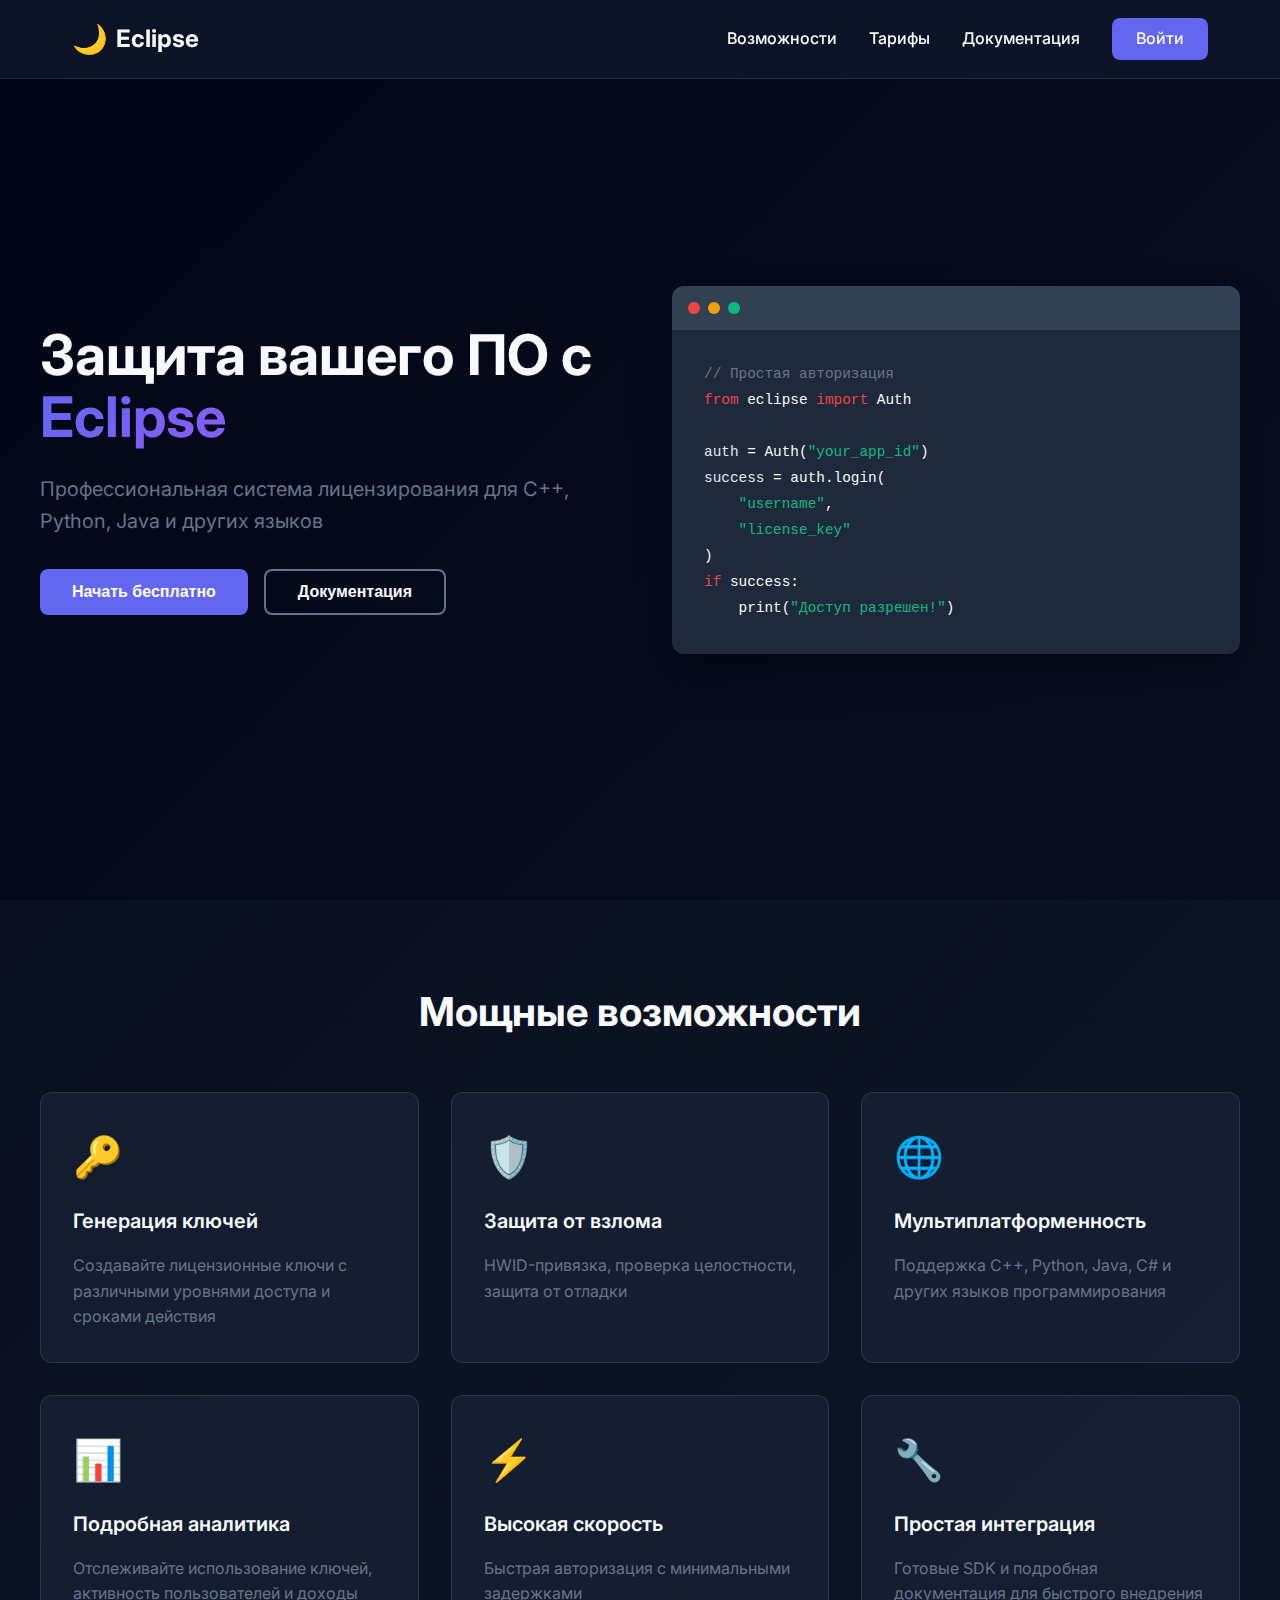
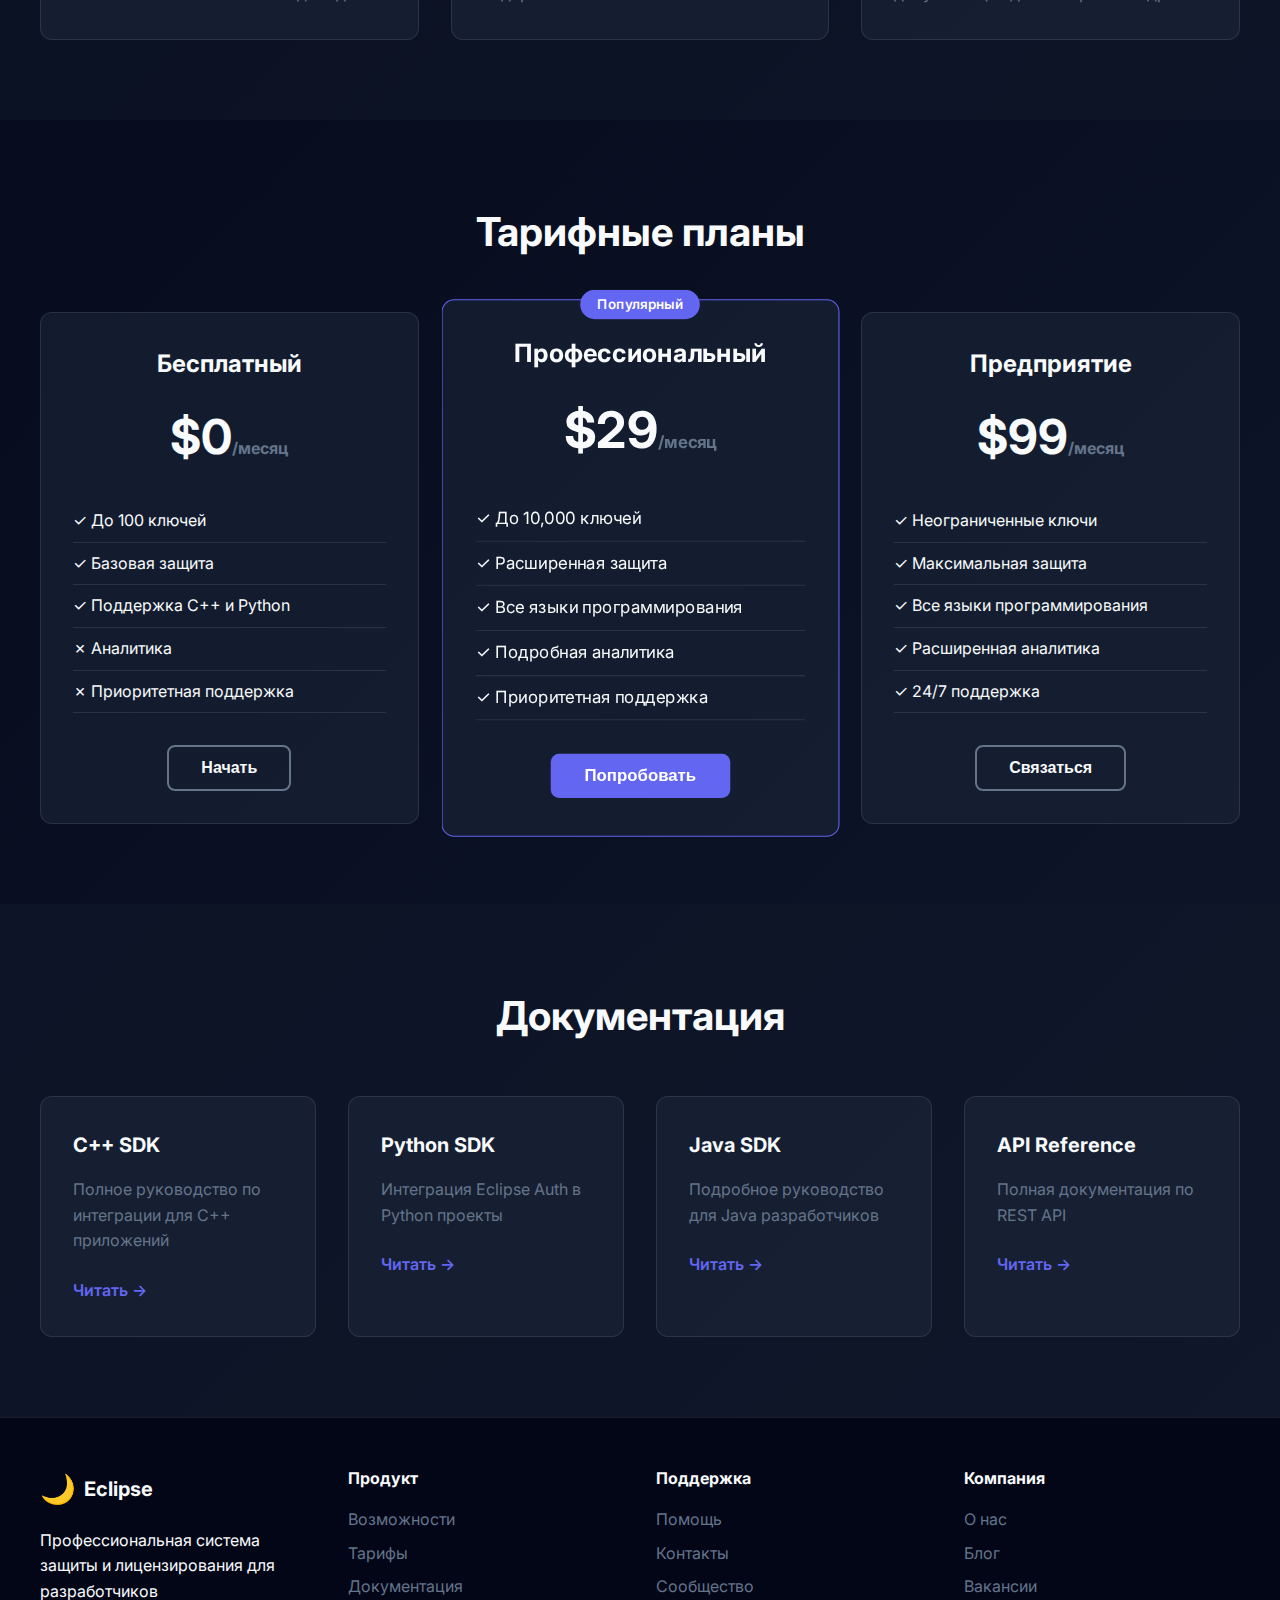
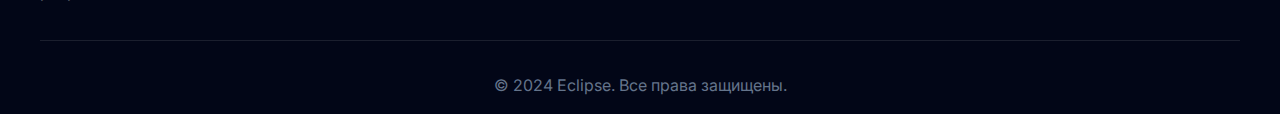
<file: public/index.html>
<!DOCTYPE html>
<html lang="ru">
<head>
    <meta charset="UTF-8">
    <meta name="viewport" content="width=device-width, initial-scale=1.0">
    <title>Eclipse - Система защиты и лицензирования</title>
    <link rel="stylesheet" href="css/style.css">
    <link href="https://fonts.googleapis.com/css2?family=Inter:wght@300;400;500;600;700&display=swap" rel="stylesheet">
</head>
<body>
    <nav class="navbar">
        <div class="nav-container">
            <div class="nav-logo">
                <span class="logo-icon">🌙</span>
                <span class="logo-text">Eclipse</span>
            </div>
            <div class="nav-links">
                <a href="#features">Возможности</a>
                <a href="#pricing">Тарифы</a>
                <a href="#docs">Документация</a>
                <a href="login.html" class="login-btn">Войти</a>
            </div>
        </div>
    </nav>

    <section class="hero">
        <div class="hero-container">
            <div class="hero-content">
                <h1 class="hero-title">Защита вашего ПО с <span class="gradient-text">Eclipse</span></h1>
                <p class="hero-subtitle">Профессиональная система лицензирования для C++, Python, Java и других языков</p>
                <div class="hero-buttons">
                    <button class="btn-primary" onclick="location.href='login.html'">Начать бесплатно</button>
                    <button class="btn-secondary">Документация</button>
                </div>
            </div>
            <div class="hero-graphic">
                <div class="code-window">
                    <div class="window-header">
                        <div class="window-dots">
                            <span></span>
                            <span></span>
                            <span></span>
                        </div>
                    </div>
                    <div class="code-content">
                        <span class="code-comment">// Простая авторизация</span><br>
                        <span class="code-keyword">from</span> eclipse <span class="code-keyword">import</span> Auth<br><br>
                        <span class="code-variable">auth</span> = Auth(<span class="code-string">"your_app_id"</span>)<br>
                        <span class="code-variable">success</span> = auth.login(<br>
                        &nbsp;&nbsp;&nbsp;&nbsp;<span class="code-string">"username"</span>,<br>
                        &nbsp;&nbsp;&nbsp;&nbsp;<span class="code-string">"license_key"</span><br>
                        )<br>
                        <span class="code-keyword">if</span> success:<br>
                        &nbsp;&nbsp;&nbsp;&nbsp;print(<span class="code-string">"Доступ разрешен!"</span>)
                    </div>
                </div>
            </div>
        </div>
    </section>

    <section id="features" class="features">
        <div class="container">
            <h2 class="section-title">Мощные возможности</h2>
            <div class="features-grid">
                <div class="feature-card">
                    <div class="feature-icon">🔑</div>
                    <h3>Генерация ключей</h3>
                    <p>Создавайте лицензионные ключи с различными уровнями доступа и сроками действия</p>
                </div>
                <div class="feature-card">
                    <div class="feature-icon">🛡️</div>
                    <h3>Защита от взлома</h3>
                    <p>HWID-привязка, проверка целостности, защита от отладки</p>
                </div>
                <div class="feature-card">
                    <div class="feature-icon">🌐</div>
                    <h3>Мультиплатформенность</h3>
                    <p>Поддержка C++, Python, Java, C# и других языков программирования</p>
                </div>
                <div class="feature-card">
                    <div class="feature-icon">📊</div>
                    <h3>Подробная аналитика</h3>
                    <p>Отслеживайте использование ключей, активность пользователей и доходы</p>
                </div>
                <div class="feature-card">
                    <div class="feature-icon">⚡</div>
                    <h3>Высокая скорость</h3>
                    <p>Быстрая авторизация с минимальными задержками</p>
                </div>
                <div class="feature-card">
                    <div class="feature-icon">🔧</div>
                    <h3>Простая интеграция</h3>
                    <p>Готовые SDK и подробная документация для быстрого внедрения</p>
                </div>
            </div>
        </div>
    </section>

    <section id="pricing" class="pricing">
        <div class="container">
            <h2 class="section-title">Тарифные планы</h2>
            <div class="pricing-grid">
                <div class="pricing-card">
                    <h3>Бесплатный</h3>
                    <div class="price">$0<span>/месяц</span></div>
                    <ul class="features-list">
                        <li>✓ До 100 ключей</li>
                        <li>✓ Базовая защита</li>
                        <li>✓ Поддержка C++ и Python</li>
                        <li>✗ Аналитика</li>
                        <li>✗ Приоритетная поддержка</li>
                    </ul>
                    <button class="btn-secondary">Начать</button>
                </div>
                <div class="pricing-card featured">
                    <div class="popular-badge">Популярный</div>
                    <h3>Профессиональный</h3>
                    <div class="price">$29<span>/месяц</span></div>
                    <ul class="features-list">
                        <li>✓ До 10,000 ключей</li>
                        <li>✓ Расширенная защита</li>
                        <li>✓ Все языки программирования</li>
                        <li>✓ Подробная аналитика</li>
                        <li>✓ Приоритетная поддержка</li>
                    </ul>
                    <button class="btn-primary">Попробовать</button>
                </div>
                <div class="pricing-card">
                    <h3>Предприятие</h3>
                    <div class="price">$99<span>/месяц</span></div>
                    <ul class="features-list">
                        <li>✓ Неограниченные ключи</li>
                        <li>✓ Максимальная защита</li>
                        <li>✓ Все языки программирования</li>
                        <li>✓ Расширенная аналитика</li>
                        <li>✓ 24/7 поддержка</li>
                    </ul>
                    <button class="btn-secondary">Связаться</button>
                </div>
            </div>
        </div>
    </section>

    <section id="docs" class="docs">
        <div class="container">
            <h2 class="section-title">Документация</h2>
            <div class="docs-grid">
                <div class="doc-card">
                    <h3>C++ SDK</h3>
                    <p>Полное руководство по интеграции для C++ приложений</p>
                    <a href="#" class="doc-link">Читать →</a>
                </div>
                <div class="doc-card">
                    <h3>Python SDK</h3>
                    <p>Интеграция Eclipse Auth в Python проекты</p>
                    <a href="#" class="doc-link">Читать →</a>
                </div>
                <div class="doc-card">
                    <h3>Java SDK</h3>
                    <p>Подробное руководство для Java разработчиков</p>
                    <a href="#" class="doc-link">Читать →</a>
                </div>
                <div class="doc-card">
                    <h3>API Reference</h3>
                    <p>Полная документация по REST API</p>
                    <a href="#" class="doc-link">Читать →</a>
                </div>
            </div>
        </div>
    </section>

    <footer class="footer">
        <div class="container">
            <div class="footer-content">
                <div class="footer-section">
                    <div class="footer-logo">
                        <span class="logo-icon">🌙</span>
                        <span class="logo-text">Eclipse</span>
                    </div>
                    <p>Профессиональная система защиты и лицензирования для разработчиков</p>
                </div>
                <div class="footer-section">
                    <h4>Продукт</h4>
                    <a href="#">Возможности</a>
                    <a href="#">Тарифы</a>
                    <a href="#">Документация</a>
                </div>
                <div class="footer-section">
                    <h4>Поддержка</h4>
                    <a href="#">Помощь</a>
                    <a href="#">Контакты</a>
                    <a href="#">Сообщество</a>
                </div>
                <div class="footer-section">
                    <h4>Компания</h4>
                    <a href="#">О нас</a>
                    <a href="#">Блог</a>
                    <a href="#">Вакансии</a>
                </div>
            </div>
            <div class="footer-bottom">
                <p>&copy; 2024 Eclipse. Все права защищены.</p>
            </div>
        </div>
    </footer>

    <script src="js/auth.js"></script>
</body>
</html>
</file>
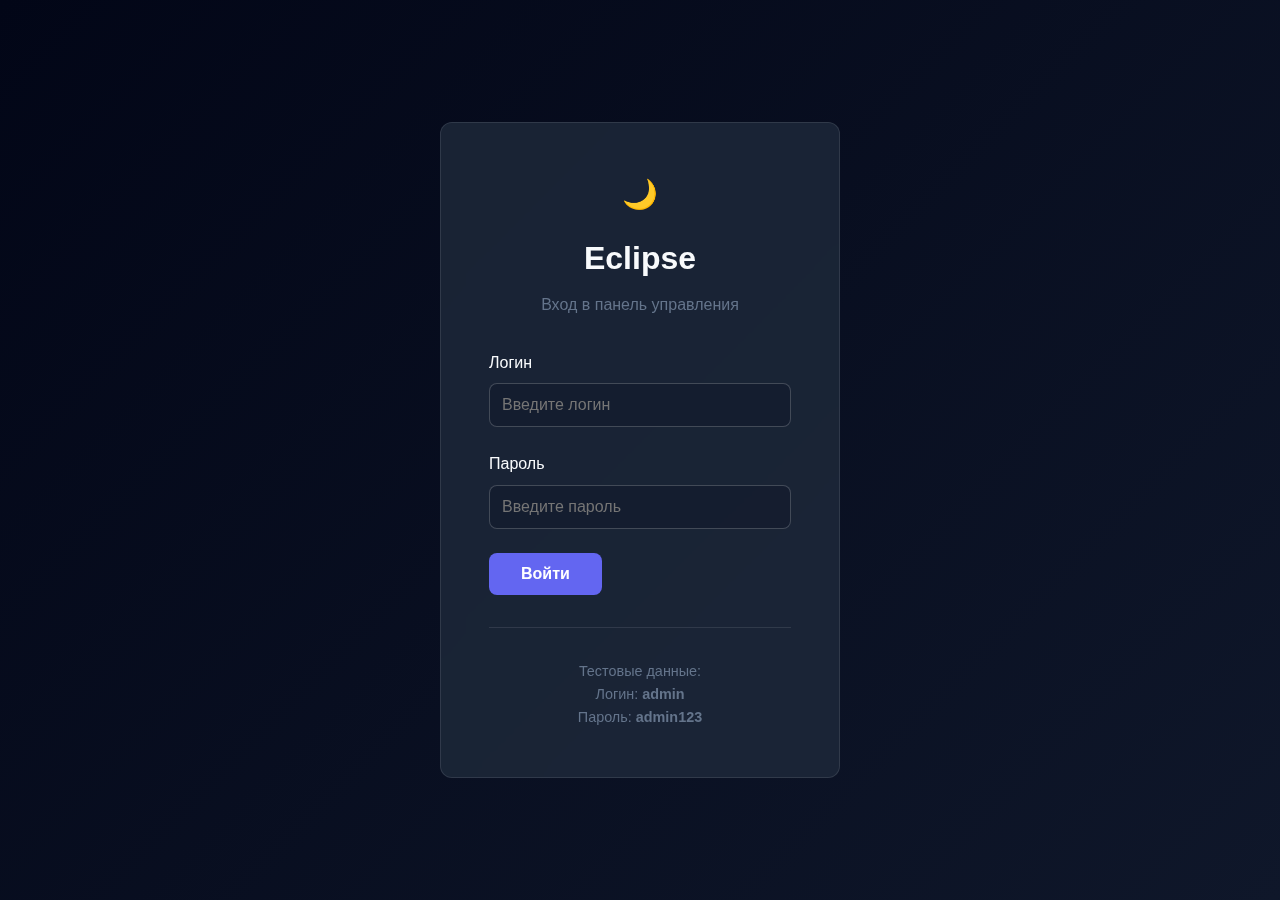
<file: public/dashboard.html>
<!DOCTYPE html>
<html lang="ru">
<head>
    <meta charset="UTF-8">
    <meta name="viewport" content="width=device-width, initial-scale=1.0">
    <title>Панель управления - Eclipse</title>
    <link rel="stylesheet" href="css/style.css">
</head>
<body>
    <nav class="navbar">
        <div class="nav-container">
            <div class="nav-logo">
                <span class="logo-icon">🌙</span>
                <span class="logo-text">Eclipse</span>
            </div>
            <div class="nav-links">
                <span>admin@example.com</span>
                <a href="#" class="login-btn">Выйти</a>
            </div>
        </div>
    </nav>

    <section class="dashboard">
        <div class="dashboard-container">
            <aside class="sidebar">
                <nav class="sidebar-nav">
                    <a href="#" class="sidebar-link active">📊 Дашборд</a>
                    <a href="#" class="sidebar-link">🔑 Ключи доступа</a>
                    <a href="#" class="sidebar-link">👥 Пользователи</a>
                    <a href="#" class="sidebar-link">⚙️ Настройки</a>
                    <a href="#" class="sidebar-link">📚 Документация</a>
                    <a href="#" class="sidebar-link">🛟 Поддержка</a>
                </nav>
            </aside>

            <main class="dashboard-main">
                <h1>Дашборд</h1>
                
                <div class="stats-grid">
                    <div class="stat-card">
                        <div class="stat-value">1</div>
                        <div class="stat-label">Активные ключи</div>
                        <span class="stat-badge">LIVE</span>
                    </div>
                    <div class="stat-card">
                        <div class="stat-value">57,530</div>
                        <div class="stat-label">Всего ключей</div>
                        <span class="stat-badge">LIVE</span>
                    </div>
                    <div class="stat-card">
                        <div class="stat-value">49,785</div>
                        <div class="stat-label">Использовано ключей</div>
                        <span class="stat-badge">LIVE</span>
                    </div>
                    <div class="stat-card">
                        <div class="stat-value">7,744</div>
                        <div class="stat-label">Онлайн пользователей</div>
                        <span class="stat-badge">LIVE</span>
                    </div>
                    <div class="stat-card">
                        <div class="stat-value">86.5%</div>
                        <div class="stat-label">Использование лицензий</div>
                        <span class="stat-badge">LIVE</span>
                    </div>
                    <div class="stat-card">
                        <div class="stat-value">7,744</div>
                        <div class="stat-label">Доступные лицензии</div>
                        <span class="stat-badge">LIVE</span>
                    </div>
                </div>

                <div class="overview-grid">
                    <div class="overview-card">
                        <div class="stat-label">Общие продажи</div>
                        <div class="overview-value">49,785</div>
                        <div class="overview-change">↑ 12%</div>
                    </div>
                    <div class="overview-card">
                        <div class="stat-label">Примерный доход</div>
                        <div class="overview-value">$246,435.75</div>
                        <div class="overview-change">↑ 8%</div>
                    </div>
                    <div class="overview-card">
                        <div class="stat-label">Конверсия</div>
                        <div class="overview-value">86.5%</div>
                        <div class="overview-change">↑ 5%</div>
                    </div>
                    <div class="overview-card">
                        <div class="stat-label">Активные пользователи</div>
                        <div class="overview-value">49,784</div>
                        <div class="overview-change">↑ 1%</div>
                    </div>
                </div>

                <section class="keys-section">
                    <div class="section-header">
                        <h2>Управление ключами</h2>
                        <button class="btn-generate" onclick="generateKey()">Сгенерировать ключ</button>
                    </div>
                    
                    <table class="keys-table">
                        <thead>
                            <tr>
                                <th>Ключ</th>
                                <th>Статус</th>
                                <th>Создан</th>
                                <th>Истекает</th>
                                <th>Действия</th>
                            </tr>
                        </thead>
                        <tbody id="keys-table-body">
                            <!-- Keys will be populated by JavaScript -->
                        </tbody>
                    </table>
                </section>
            </main>
        </div>
    </section>

    <script src="js/dashboard.js"></script>
</body>
</html>
</file>
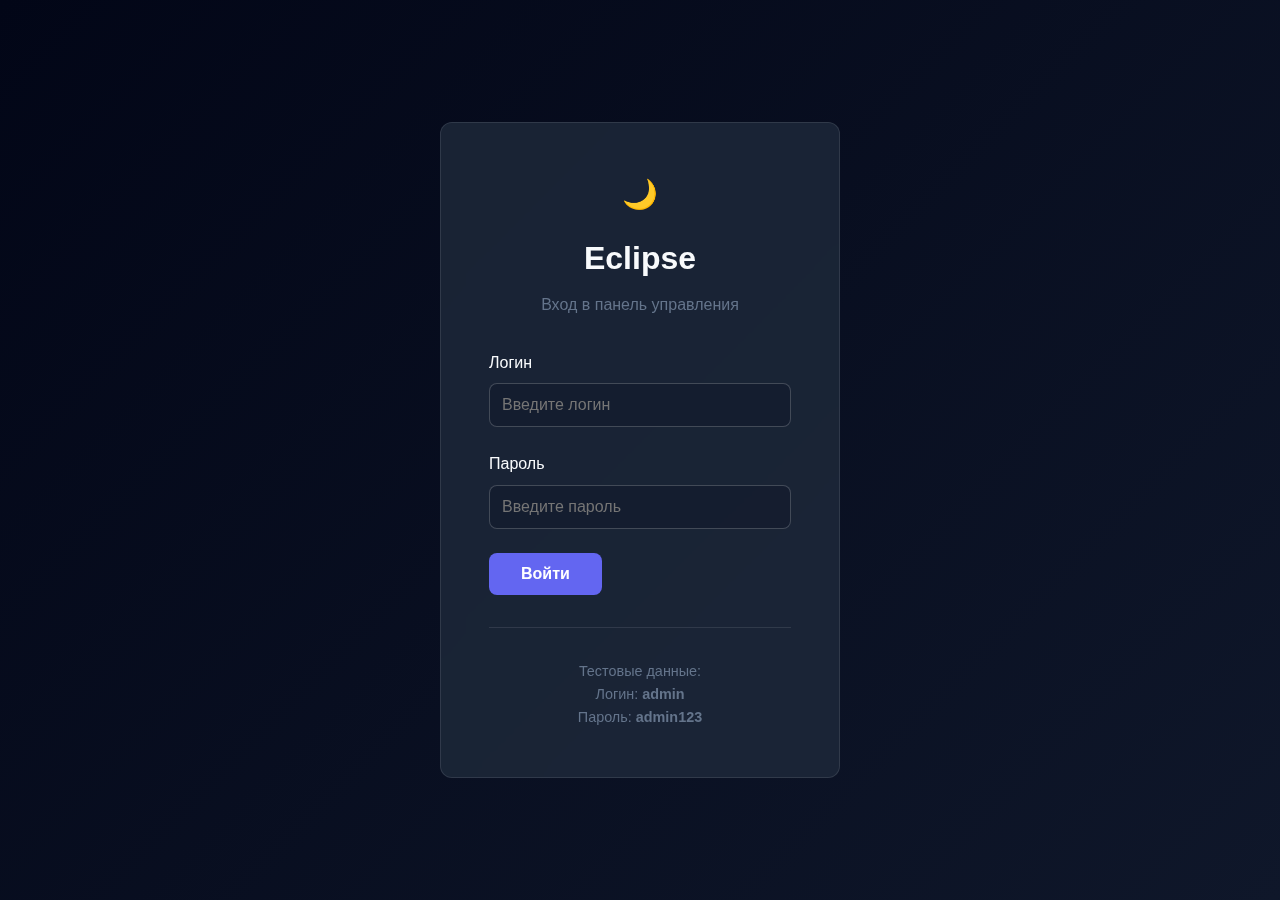
<file: public/login.html>
<!DOCTYPE html>
<html lang="ru">
<head>
    <meta charset="UTF-8">
    <meta name="viewport" content="width=device-width, initial-scale=1.0">
    <title>Вход - Eclipse</title>
    <link rel="stylesheet" href="css/style.css">
</head>
<body>
    <div class="login-container">
        <div class="login-card">
            <div class="login-header">
                <span class="logo-icon">🌙</span>
                <h1>Eclipse</h1>
                <p>Вход в панель управления</p>
            </div>
            
            <form id="loginForm" class="login-form">
                <div class="form-group">
                    <label>Логин</label>
                    <input type="text" id="username" required placeholder="Введите логин">
                </div>
                
                <div class="form-group">
                    <label>Пароль</label>
                    <input type="password" id="password" required placeholder="Введите пароль">
                </div>
                
                <button type="submit" class="btn-primary">Войти</button>
            </form>
            
            <div class="login-footer">
                <p>Тестовые данные:<br>Логин: <strong>admin</strong><br>Пароль: <strong>admin123</strong></p>
            </div>
        </div>
    </div>

    <script>
        document.getElementById('loginForm').addEventListener('submit', async function(e) {
            e.preventDefault();
            
            const username = document.getElementById('username').value;
            const password = document.getElementById('password').value;
            
            try {
                const response = await fetch('/api/auth.php?action=login', {
                    method: 'POST',
                    headers: {
                        'Content-Type': 'application/json',
                    },
                    body: JSON.stringify({ username, password })
                });
                
                const result = await response.json();
                
                if (result.success) {
                    localStorage.setItem('eclipse_token', result.data.token);
                    window.location.href = 'dashboard.html';
                } else {
                    alert('Ошибка: ' + result.error);
                }
            } catch (error) {
                alert('Ошибка сети: ' + error.message);
            }
        });
    </script>
</body>
</html>
</file>
<file: public/css/style.css>
:root {
    --primary: #6366f1;
    --primary-dark: #4f46e5;
    --secondary: #8b5cf6;
    --accent: #06b6d4;
    --dark: #0f172a;
    --darker: #020617;
    --light: #f8fafc;
    --gray: #64748b;
    --success: #10b981;
    --warning: #f59e0b;
    --danger: #ef4444;
}

* {
    margin: 0;
    padding: 0;
    box-sizing: border-box;
}

body {
    font-family: 'Inter', sans-serif;
    background: linear-gradient(135deg, var(--darker) 0%, var(--dark) 100%);
    color: var(--light);
    line-height: 1.6;
}

.navbar {
    background: rgba(15, 23, 42, 0.8);
    backdrop-filter: blur(10px);
    border-bottom: 1px solid rgba(255, 255, 255, 0.1);
    position: fixed;
    width: 100%;
    top: 0;
    z-index: 1000;
}

.nav-container {
    max-width: 1200px;
    margin: 0 auto;
    padding: 1rem 2rem;
    display: flex;
    justify-content: space-between;
    align-items: center;
}

.nav-logo {
    display: flex;
    align-items: center;
    gap: 0.5rem;
    font-size: 1.5rem;
    font-weight: 700;
}

.logo-icon {
    font-size: 1.8rem;
}

.nav-links {
    display: flex;
    gap: 2rem;
    align-items: center;
}

.nav-links a {
    color: var(--light);
    text-decoration: none;
    font-weight: 500;
    transition: color 0.3s ease;
}

.nav-links a:hover {
    color: var(--primary);
}

.login-btn {
    background: var(--primary);
    padding: 0.5rem 1.5rem;
    border-radius: 8px;
    transition: all 0.3s ease;
}

.login-btn:hover {
    background: var(--primary-dark);
    transform: translateY(-2px);
}

.hero {
    padding: 120px 2rem 80px;
    min-height: 100vh;
    display: flex;
    align-items: center;
}

.hero-container {
    max-width: 1200px;
    margin: 0 auto;
    display: grid;
    grid-template-columns: 1fr 1fr;
    gap: 4rem;
    align-items: center;
}

.hero-title {
    font-size: 3.5rem;
    font-weight: 700;
    line-height: 1.1;
    margin-bottom: 1.5rem;
}

.gradient-text {
    background: linear-gradient(135deg, var(--primary) 0%, var(--secondary) 100%);
    -webkit-background-clip: text;
    -webkit-text-fill-color: transparent;
    background-clip: text;
}

.hero-subtitle {
    font-size: 1.25rem;
    color: var(--gray);
    margin-bottom: 2rem;
}

.hero-buttons {
    display: flex;
    gap: 1rem;
}

.btn-primary, .btn-secondary {
    padding: 0.75rem 2rem;
    border: none;
    border-radius: 8px;
    font-size: 1rem;
    font-weight: 600;
    cursor: pointer;
    transition: all 0.3s ease;
}

.btn-primary {
    background: var(--primary);
    color: white;
}

.btn-primary:hover {
    background: var(--primary-dark);
    transform: translateY(-2px);
    box-shadow: 0 10px 25px rgba(99, 102, 241, 0.3);
}

.btn-secondary {
    background: transparent;
    color: var(--light);
    border: 2px solid var(--gray);
}

.btn-secondary:hover {
    border-color: var(--primary);
    transform: translateY(-2px);
}

.code-window {
    background: #1e293b;
    border-radius: 12px;
    overflow: hidden;
    box-shadow: 0 20px 40px rgba(0, 0, 0, 0.3);
}

.window-header {
    background: #334155;
    padding: 1rem;
    display: flex;
    align-items: center;
}

.window-dots {
    display: flex;
    gap: 0.5rem;
}

.window-dots span {
    width: 12px;
    height: 12px;
    border-radius: 50%;
    background: #ef4444;
}

.window-dots span:nth-child(2) {
    background: #f59e0b;
}

.window-dots span:nth-child(3) {
    background: #10b981;
}

.code-content {
    padding: 2rem;
    font-family: 'Courier New', monospace;
    font-size: 0.9rem;
    line-height: 1.8;
}

.code-comment {
    color: #64748b;
}

.code-keyword {
    color: #ef4444;
}

.code-string {
    color: #10b981;
}

.code-variable {
    color: #e2e8f0;
}

.features {
    padding: 80px 2rem;
    background: rgba(15, 23, 42, 0.5);
}

.container {
    max-width: 1200px;
    margin: 0 auto;
}

.section-title {
    text-align: center;
    font-size: 2.5rem;
    font-weight: 700;
    margin-bottom: 3rem;
}

.features-grid {
    display: grid;
    grid-template-columns: repeat(auto-fit, minmax(300px, 1fr));
    gap: 2rem;
}

.feature-card {
    background: rgba(30, 41, 59, 0.5);
    padding: 2rem;
    border-radius: 12px;
    border: 1px solid rgba(255, 255, 255, 0.1);
    transition: all 0.3s ease;
}

.feature-card:hover {
    transform: translateY(-5px);
    border-color: var(--primary);
    box-shadow: 0 10px 30px rgba(99, 102, 241, 0.2);
}

.feature-icon {
    font-size: 2.5rem;
    margin-bottom: 1rem;
}

.feature-card h3 {
    font-size: 1.25rem;
    font-weight: 600;
    margin-bottom: 1rem;
}

.feature-card p {
    color: var(--gray);
}

.pricing {
    padding: 80px 2rem;
}

.pricing-grid {
    display: grid;
    grid-template-columns: repeat(auto-fit, minmax(300px, 1fr));
    gap: 2rem;
}

.pricing-card {
    background: rgba(30, 41, 59, 0.5);
    padding: 2rem;
    border-radius: 12px;
    border: 1px solid rgba(255, 255, 255, 0.1);
    text-align: center;
    position: relative;
    transition: all 0.3s ease;
}

.pricing-card:hover {
    transform: translateY(-5px);
    border-color: var(--primary);
}

.pricing-card.featured {
    border-color: var(--primary);
    transform: scale(1.05);
}

.popular-badge {
    position: absolute;
    top: -10px;
    left: 50%;
    transform: translateX(-50%);
    background: var(--primary);
    color: white;
    padding: 0.25rem 1rem;
    border-radius: 20px;
    font-size: 0.8rem;
    font-weight: 600;
}

.pricing-card h3 {
    font-size: 1.5rem;
    margin-bottom: 1rem;
}

.price {
    font-size: 3rem;
    font-weight: 700;
    margin-bottom: 1.5rem;
}

.price span {
    font-size: 1rem;
    color: var(--gray);
}

.features-list {
    list-style: none;
    margin-bottom: 2rem;
    text-align: left;
}

.features-list li {
    padding: 0.5rem 0;
    border-bottom: 1px solid rgba(255, 255, 255, 0.1);
}

.docs {
    padding: 80px 2rem;
    background: rgba(15, 23, 42, 0.5);
}

.docs-grid {
    display: grid;
    grid-template-columns: repeat(auto-fit, minmax(250px, 1fr));
    gap: 2rem;
}

.doc-card {
    background: rgba(30, 41, 59, 0.5);
    padding: 2rem;
    border-radius: 12px;
    border: 1px solid rgba(255, 255, 255, 0.1);
    transition: all 0.3s ease;
}

.doc-card:hover {
    transform: translateY(-5px);
    border-color: var(--primary);
}

.doc-card h3 {
    font-size: 1.25rem;
    margin-bottom: 1rem;
}

.doc-card p {
    color: var(--gray);
    margin-bottom: 1.5rem;
}

.doc-link {
    color: var(--primary);
    text-decoration: none;
    font-weight: 600;
    transition: color 0.3s ease;
}

.doc-link:hover {
    color: var(--primary-dark);
}

.footer {
    background: var(--darker);
    padding: 3rem 2rem 1rem;
    border-top: 1px solid rgba(255, 255, 255, 0.1);
}

.footer-content {
    display: grid;
    grid-template-columns: repeat(auto-fit, minmax(200px, 1fr));
    gap: 2rem;
    margin-bottom: 2rem;
}

.footer-section h4 {
    margin-bottom: 1rem;
    color: var(--light);
}

.footer-section a {
    display: block;
    color: var(--gray);
    text-decoration: none;
    margin-bottom: 0.5rem;
    transition: color 0.3s ease;
}

.footer-section a:hover {
    color: var(--primary);
}

.footer-logo {
    display: flex;
    align-items: center;
    gap: 0.5rem;
    font-size: 1.25rem;
    font-weight: 700;
    margin-bottom: 1rem;
}

.footer-bottom {
    text-align: center;
    padding-top: 2rem;
    border-top: 1px solid rgba(255, 255, 255, 0.1);
    color: var(--gray);
}

.login-container {
    min-height: 100vh;
    display: flex;
    align-items: center;
    justify-content: center;
    background: linear-gradient(135deg, var(--darker) 0%, var(--dark) 100%);
    padding: 2rem;
}

.login-card {
    background: rgba(30, 41, 59, 0.8);
    padding: 3rem;
    border-radius: 12px;
    border: 1px solid rgba(255, 255, 255, 0.1);
    width: 100%;
    max-width: 400px;
    backdrop-filter: blur(10px);
}

.login-header {
    text-align: center;
    margin-bottom: 2rem;
}

.login-header h1 {
    font-size: 2rem;
    margin: 1rem 0 0.5rem;
}

.login-header p {
    color: var(--gray);
}

.form-group {
    margin-bottom: 1.5rem;
}

.form-group label {
    display: block;
    margin-bottom: 0.5rem;
    font-weight: 500;
}

.form-group input {
    width: 100%;
    padding: 0.75rem;
    border: 1px solid rgba(255, 255, 255, 0.2);
    border-radius: 8px;
    background: rgba(15, 23, 42, 0.5);
    color: var(--light);
    font-size: 1rem;
}

.form-group input:focus {
    outline: none;
    border-color: var(--primary);
}

.login-footer {
    margin-top: 2rem;
    padding-top: 2rem;
    border-top: 1px solid rgba(255, 255, 255, 0.1);
    text-align: center;
    font-size: 0.9rem;
    color: var(--gray);
}

@media (max-width: 768px) {
    .hero-container {
        grid-template-columns: 1fr;
        text-align: center;
    }
    
    .hero-title {
        font-size: 2.5rem;
    }
    
    .section-title {
        font-size: 2rem;
    }
    
    .pricing-card.featured {
        transform: none;
    }
}
</file>
